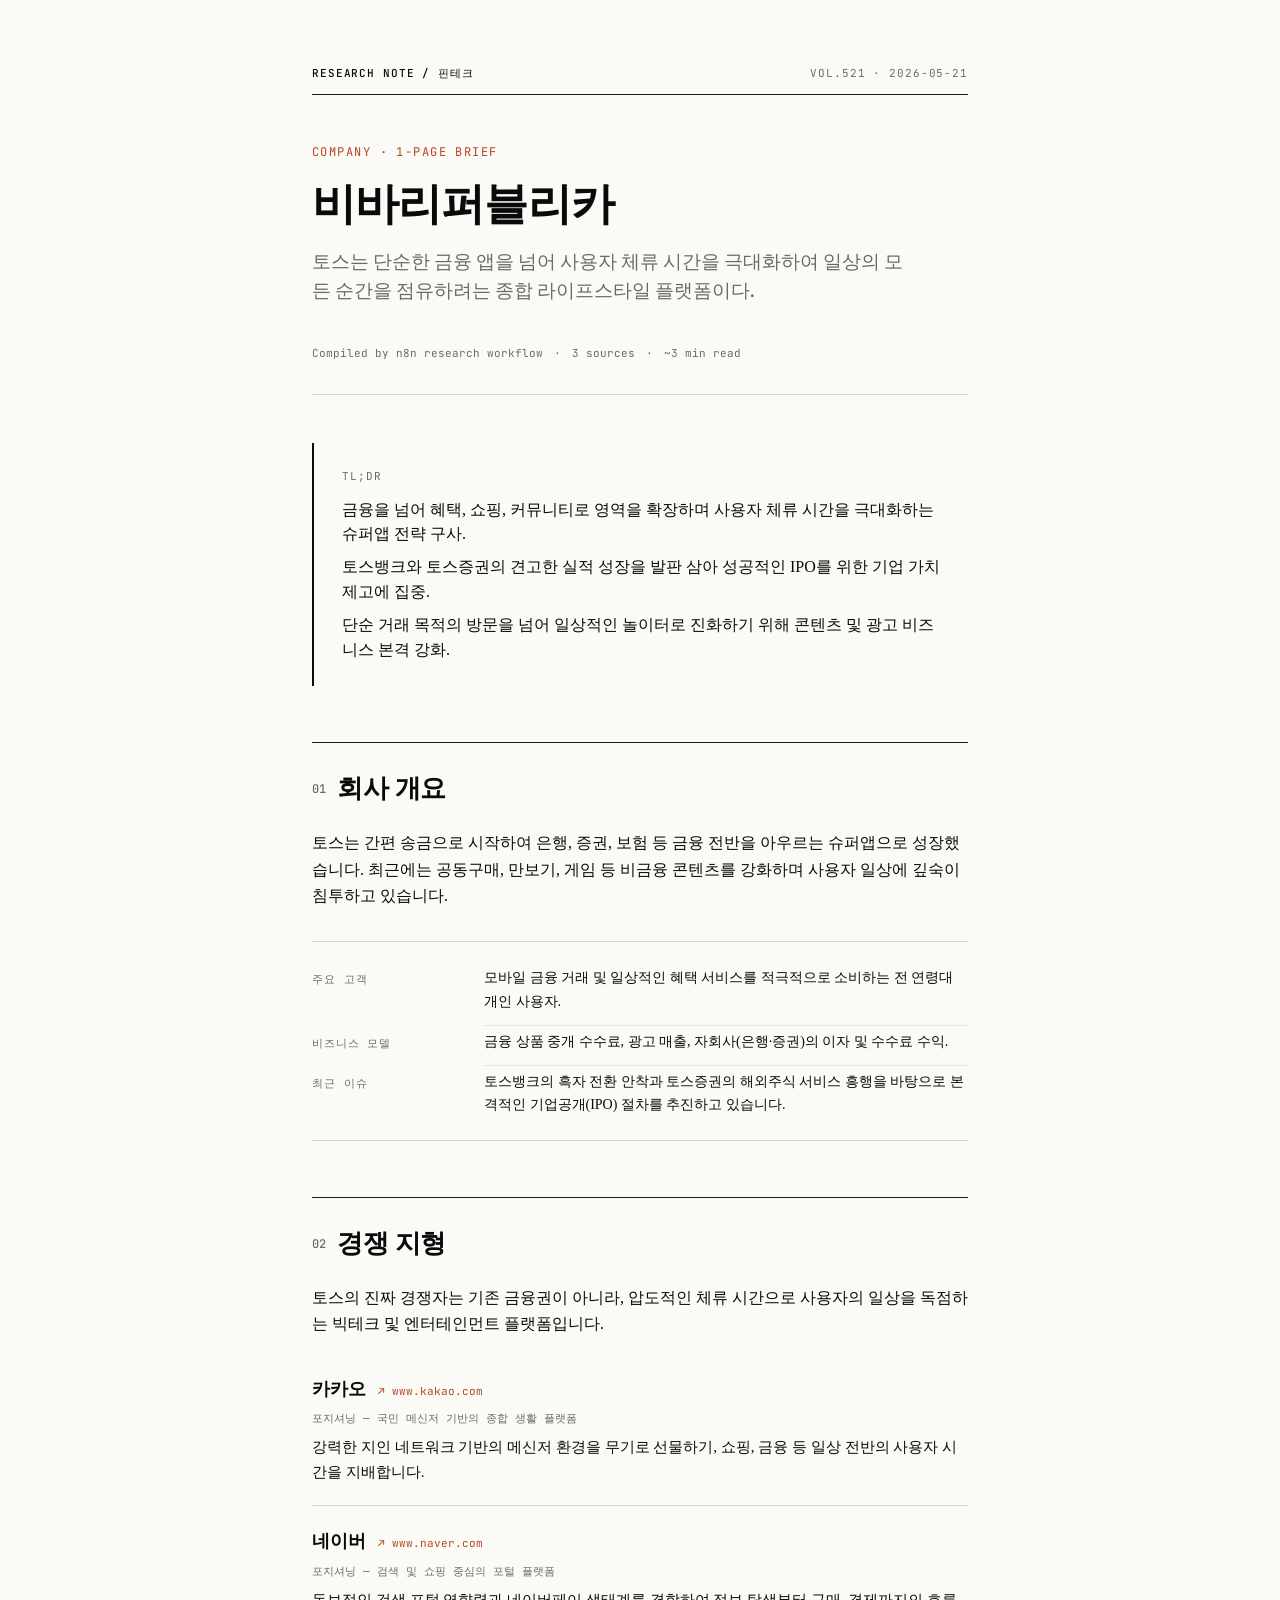
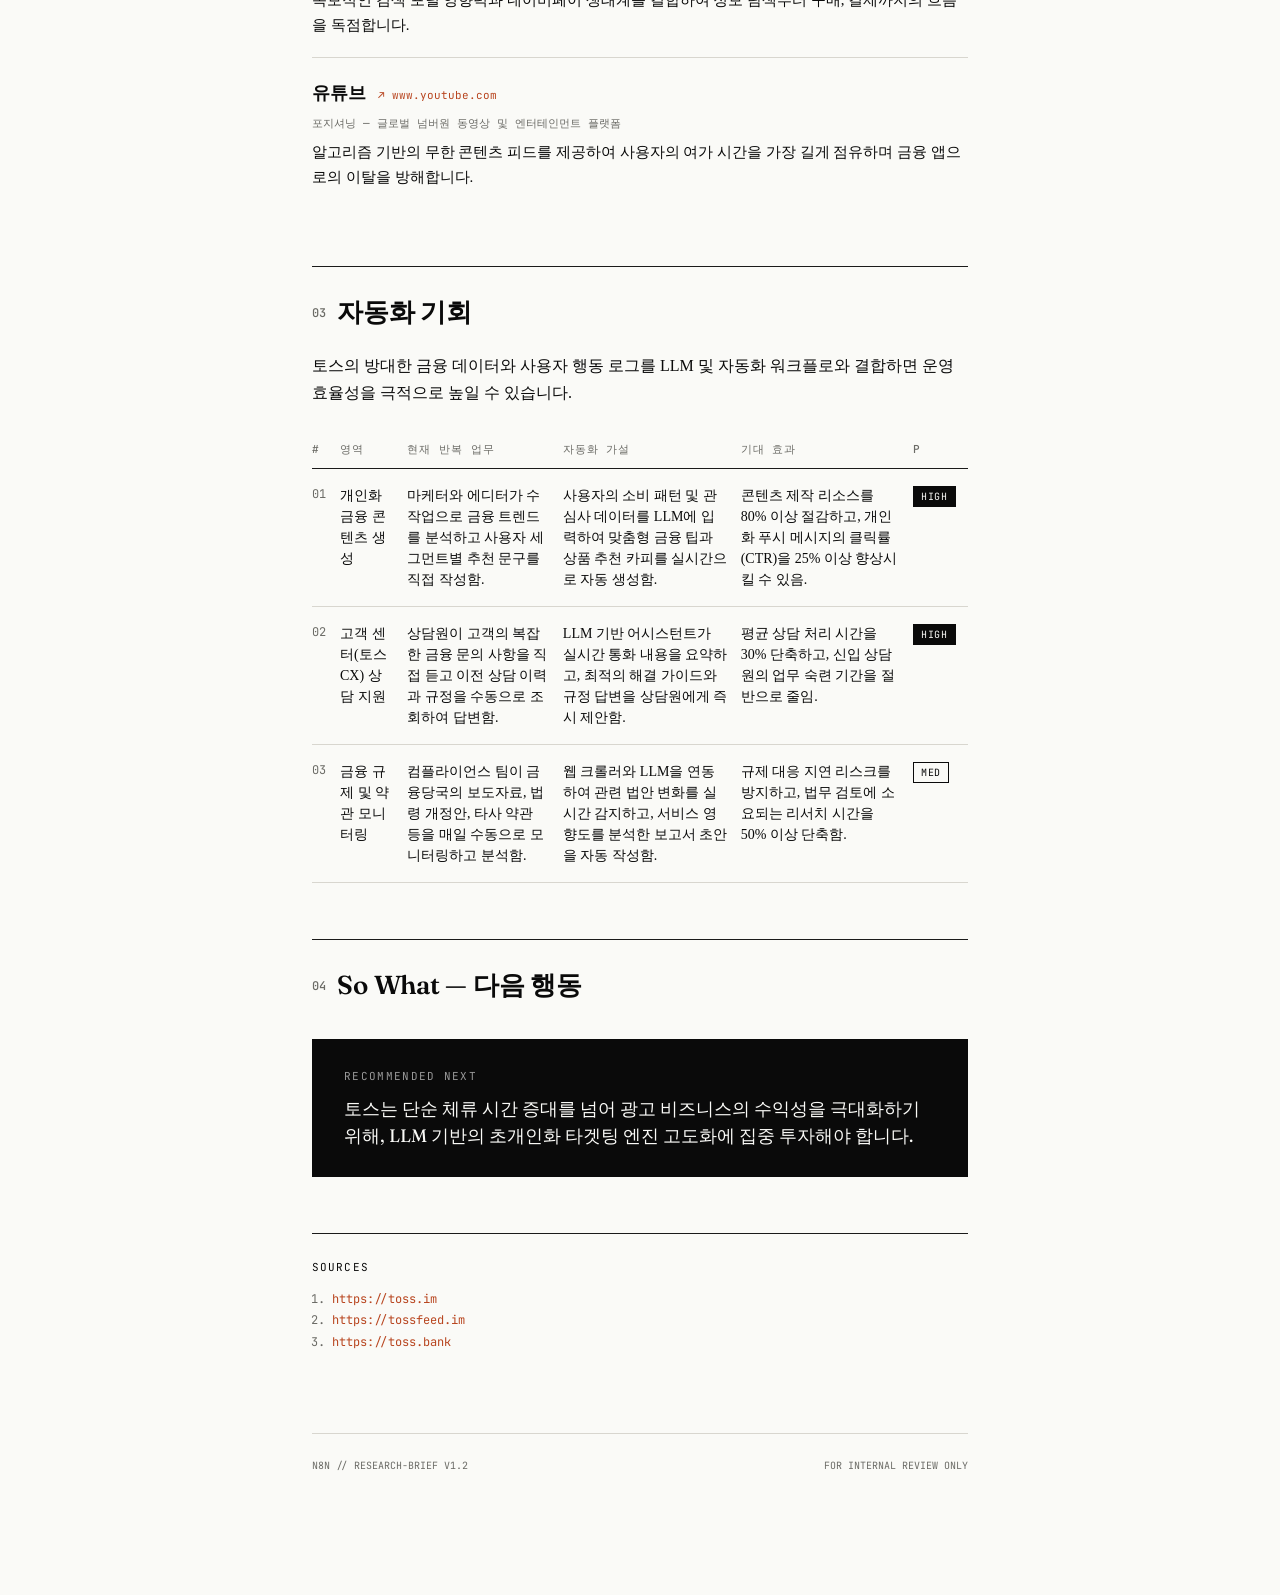
<file: docs/2026-05-21-비바리퍼블리카-2026-05-21T03-51-42.html>
<!doctype html>
<html lang="ko">
<head>
<meta charset="utf-8">
<meta name="viewport" content="width=device-width, initial-scale=1">
<title>비바리퍼블리카 — Research Note</title>
<link rel="preconnect" href="https://fonts.googleapis.com">
<link rel="preconnect" href="https://fonts.gstatic.com" crossorigin>
<link href="https://fonts.googleapis.com/css2?family=Fraunces:opsz,wght@9..144,400;9..144,600;9..144,700&family=JetBrains+Mono:wght@400;500&family=Pretendard+Variable&display=swap" rel="stylesheet">
<style>
:root{--ink:#0a0a0a;--paper:#fafaf7;--muted:#6b6b66;--line:#1a1a1a;--line-soft:#d8d6cf;--accent:#b8451f;}
*{box-sizing:border-box;}
html,body{margin:0;padding:0;background:var(--paper);color:var(--ink);font-family:'Pretendard Variable',Georgia,serif;font-size:16px;line-height:1.65;-webkit-font-smoothing:antialiased;}
.page{max-width:720px;margin:0 auto;padding:64px 32px 120px;}
.masthead{display:flex;justify-content:space-between;align-items:baseline;padding-bottom:12px;border-bottom:1px solid var(--line);margin-bottom:48px;font-family:'JetBrains Mono',monospace;font-size:11px;letter-spacing:0.08em;text-transform:uppercase;color:var(--muted);}
.masthead .left{font-weight:500;color:var(--ink);}
.kicker{font-family:'JetBrains Mono',monospace;font-size:12px;letter-spacing:0.12em;text-transform:uppercase;color:var(--accent);margin-bottom:16px;}
h1{font-family:'Fraunces',Georgia,serif;font-weight:600;font-size:44px;line-height:1.1;letter-spacing:-0.02em;margin:0 0 20px;}
.standfirst{font-family:'Fraunces',Georgia,serif;font-size:19px;line-height:1.5;color:var(--muted);margin-bottom:40px;max-width:600px;}
.byline{font-family:'JetBrains Mono',monospace;font-size:11px;color:var(--muted);padding-bottom:32px;margin-bottom:48px;border-bottom:1px solid var(--line-soft);}
.byline span+span::before{content:" · ";margin:0 4px;}
.tldr{margin:0 0 56px;padding:24px 28px;border-left:2px solid var(--ink);}
.tldr-label{font-family:'JetBrains Mono',monospace;font-size:11px;letter-spacing:0.1em;text-transform:uppercase;color:var(--muted);margin-bottom:12px;}
.tldr p{margin:0 0 8px;font-size:16px;line-height:1.55;}
.tldr p:last-child{margin-bottom:0;}
h2{font-family:'Fraunces',Georgia,serif;font-weight:600;font-size:26px;letter-spacing:-0.01em;margin:56px 0 20px;padding-top:24px;border-top:1px solid var(--line);}
h2 .num{font-family:'JetBrains Mono',monospace;font-size:12px;font-weight:500;color:var(--muted);margin-right:12px;vertical-align:4px;}
p{margin:0 0 16px;}
.facts{display:grid;grid-template-columns:140px 1fr;gap:4px 32px;margin:32px 0 40px;padding:24px 0;border-top:1px solid var(--line-soft);border-bottom:1px solid var(--line-soft);font-size:14px;}
.facts dt{font-family:'JetBrains Mono',monospace;font-size:11px;letter-spacing:0.08em;text-transform:uppercase;color:var(--muted);padding-top:4px;}
.facts dd{margin:0;padding-bottom:12px;border-bottom:1px dotted var(--line-soft);}
.facts dd:last-of-type{border-bottom:none;padding-bottom:0;}
.competitor-list{margin:0;padding:0;list-style:none;}
.competitor-list li{padding:20px 0;border-bottom:1px solid var(--line-soft);}
.competitor-list li:last-child{border-bottom:none;}
.competitor-list h3{font-family:'Fraunces',Georgia,serif;font-size:18px;font-weight:600;margin:0 0 6px;}
.competitor-list h3 .url{font-family:'JetBrains Mono',monospace;font-size:11px;color:var(--accent);font-weight:400;margin-left:8px;text-decoration:none;}
.competitor-list .pos{font-family:'JetBrains Mono',monospace;font-size:11px;color:var(--muted);text-transform:uppercase;margin-bottom:8px;}
.competitor-list p{font-size:15px;margin:0;}
table.opportunities{width:100%;border-collapse:collapse;margin:24px 0 40px;font-size:14px;}
.opportunities th{text-align:left;font-family:'JetBrains Mono',monospace;font-size:11px;font-weight:500;letter-spacing:0.08em;text-transform:uppercase;color:var(--muted);padding:10px 12px 10px 0;border-bottom:1px solid var(--line);}
.opportunities td{padding:16px 12px 16px 0;border-bottom:1px solid var(--line-soft);vertical-align:top;line-height:1.5;}
.opportunities td:first-child{font-family:'JetBrains Mono',monospace;color:var(--muted);font-size:12px;width:28px;}
.priority{display:inline-block;font-family:'JetBrains Mono',monospace;font-size:10px;letter-spacing:0.08em;padding:2px 7px;text-transform:uppercase;border:1px solid var(--ink);}
.priority.high{background:var(--ink);color:var(--paper);}
.priority.med{background:transparent;color:var(--ink);}
.priority.low{background:transparent;color:var(--muted);border-color:var(--line-soft);}
.next-action{margin:32px 0 48px;padding:28px 32px;background:var(--ink);color:var(--paper);}
.next-action .label{font-family:'JetBrains Mono',monospace;font-size:11px;letter-spacing:0.12em;text-transform:uppercase;color:#999;margin-bottom:10px;}
.next-action p{font-family:'Fraunces',Georgia,serif;font-size:18px;line-height:1.5;margin:0;}
.sources{margin-top:56px;padding-top:24px;border-top:1px solid var(--line);font-size:13px;color:var(--muted);}
.sources-label{font-family:'JetBrains Mono',monospace;font-size:11px;letter-spacing:0.1em;text-transform:uppercase;color:var(--ink);margin-bottom:12px;}
.sources ol{padding-left:20px;margin:0;font-family:'JetBrains Mono',monospace;font-size:12px;line-height:1.8;}
.sources ol a{color:var(--accent);text-decoration:none;word-break:break-all;}
.colophon{margin-top:80px;padding-top:24px;border-top:1px solid var(--line-soft);font-family:'JetBrains Mono',monospace;font-size:10px;color:var(--muted);text-transform:uppercase;display:flex;justify-content:space-between;}
</style>
</head>
<body>
<div class="page">
  <div class="masthead">
    <div class="left">RESEARCH NOTE / 핀테크</div>
    <div class="right">VOL.521 · 2026-05-21</div>
  </div>
  <div class="kicker">company · 1-page brief</div>
  <h1>비바리퍼블리카</h1>
  <p class="standfirst">토스는 단순한 금융 앱을 넘어 사용자 체류 시간을 극대화하여 일상의 모든 순간을 점유하려는 종합 라이프스타일 플랫폼이다.</p>
  <div class="byline">
    <span>Compiled by n8n research workflow</span>
    <span>3 sources</span>
    <span>~3 min read</span>
  </div>
  <div class="tldr">
    <div class="tldr-label">TL;DR</div>
    <p>금융을 넘어 혜택, 쇼핑, 커뮤니티로 영역을 확장하며 사용자 체류 시간을 극대화하는 슈퍼앱 전략 구사.</p>
    <p>토스뱅크와 토스증권의 견고한 실적 성장을 발판 삼아 성공적인 IPO를 위한 기업 가치 제고에 집중.</p>
    <p>단순 거래 목적의 방문을 넘어 일상적인 놀이터로 진화하기 위해 콘텐츠 및 광고 비즈니스 본격 강화.</p>
  </div>
  <h2><span class="num">01</span>회사 개요</h2>
  <p>토스는 간편 송금으로 시작하여 은행, 증권, 보험 등 금융 전반을 아우르는 슈퍼앱으로 성장했습니다. 최근에는 공동구매, 만보기, 게임 등 비금융 콘텐츠를 강화하며 사용자 일상에 깊숙이 침투하고 있습니다.</p>
  <dl class="facts">
    <dt>주요 고객</dt><dd>모바일 금융 거래 및 일상적인 혜택 서비스를 적극적으로 소비하는 전 연령대 개인 사용자.</dd>
    <dt>비즈니스 모델</dt><dd>금융 상품 중개 수수료, 광고 매출, 자회사(은행·증권)의 이자 및 수수료 수익.</dd>
    <dt>최근 이슈</dt><dd>토스뱅크의 흑자 전환 안착과 토스증권의 해외주식 서비스 흥행을 바탕으로 본격적인 기업공개(IPO) 절차를 추진하고 있습니다.</dd>
  </dl>
  <h2><span class="num">02</span>경쟁 지형</h2>
  <p>토스의 진짜 경쟁자는 기존 금융권이 아니라, 압도적인 체류 시간으로 사용자의 일상을 독점하는 빅테크 및 엔터테인먼트 플랫폼입니다.</p>
  <ol class="competitor-list">
    <li>
        <h3>카카오 <a href="https://www.kakao.com" class="url">↗ www.kakao.com</a></h3>
        <div class="pos">포지셔닝 — 국민 메신저 기반의 종합 생활 플랫폼</div>
        <p>강력한 지인 네트워크 기반의 메신저 환경을 무기로 선물하기, 쇼핑, 금융 등 일상 전반의 사용자 시간을 지배합니다.</p>
      </li>
<li>
        <h3>네이버 <a href="https://www.naver.com" class="url">↗ www.naver.com</a></h3>
        <div class="pos">포지셔닝 — 검색 및 쇼핑 중심의 포털 플랫폼</div>
        <p>독보적인 검색 포털 영향력과 네이버페이 생태계를 결합하여 정보 탐색부터 구매, 결제까지의 흐름을 독점합니다.</p>
      </li>
<li>
        <h3>유튜브 <a href="https://www.youtube.com" class="url">↗ www.youtube.com</a></h3>
        <div class="pos">포지셔닝 — 글로벌 넘버원 동영상 및 엔터테인먼트 플랫폼</div>
        <p>알고리즘 기반의 무한 콘텐츠 피드를 제공하여 사용자의 여가 시간을 가장 길게 점유하며 금융 앱으로의 이탈을 방해합니다.</p>
      </li>
  </ol>
  <h2><span class="num">03</span>자동화 기회</h2>
  <p>토스의 방대한 금융 데이터와 사용자 행동 로그를 LLM 및 자동화 워크플로와 결합하면 운영 효율성을 극적으로 높일 수 있습니다.</p>
  <table class="opportunities">
    <thead><tr><th>#</th><th>영역</th><th>현재 반복 업무</th><th>자동화 가설</th><th>기대 효과</th><th>P</th></tr></thead>
    <tbody><tr>
        <td>01</td>
        <td>개인화 금융 콘텐츠 생성</td>
        <td>마케터와 에디터가 수작업으로 금융 트렌드를 분석하고 사용자 세그먼트별 추천 문구를 직접 작성함.</td>
        <td>사용자의 소비 패턴 및 관심사 데이터를 LLM에 입력하여 맞춤형 금융 팁과 상품 추천 카피를 실시간으로 자동 생성함.</td>
        <td>콘텐츠 제작 리소스를 80% 이상 절감하고, 개인화 푸시 메시지의 클릭률(CTR)을 25% 이상 향상시킬 수 있음.</td>
        <td><span class="priority high">High</span></td>
      </tr>
<tr>
        <td>02</td>
        <td>고객 센터(토스 CX) 상담 지원</td>
        <td>상담원이 고객의 복잡한 금융 문의 사항을 직접 듣고 이전 상담 이력과 규정을 수동으로 조회하여 답변함.</td>
        <td>LLM 기반 어시스턴트가 실시간 통화 내용을 요약하고, 최적의 해결 가이드와 규정 답변을 상담원에게 즉시 제안함.</td>
        <td>평균 상담 처리 시간을 30% 단축하고, 신입 상담원의 업무 숙련 기간을 절반으로 줄임.</td>
        <td><span class="priority high">High</span></td>
      </tr>
<tr>
        <td>03</td>
        <td>금융 규제 및 약관 모니터링</td>
        <td>컴플라이언스 팀이 금융당국의 보도자료, 법령 개정안, 타사 약관 등을 매일 수동으로 모니터링하고 분석함.</td>
        <td>웹 크롤러와 LLM을 연동하여 관련 법안 변화를 실시간 감지하고, 서비스 영향도를 분석한 보고서 초안을 자동 작성함.</td>
        <td>규제 대응 지연 리스크를 방지하고, 법무 검토에 소요되는 리서치 시간을 50% 이상 단축함.</td>
        <td><span class="priority medium">Med</span></td>
      </tr></tbody>
  </table>
  <h2><span class="num">04</span>So What — 다음 행동</h2>
  <div class="next-action">
    <div class="label">RECOMMENDED NEXT</div>
    <p>토스는 단순 체류 시간 증대를 넘어 광고 비즈니스의 수익성을 극대화하기 위해, LLM 기반의 초개인화 타겟팅 엔진 고도화에 집중 투자해야 합니다.</p>
  </div>
  <div class="sources">
    <div class="sources-label">Sources</div>
    <ol><li><a href="https://toss.im">https://toss.im</a></li>
<li><a href="https://tossfeed.im">https://tossfeed.im</a></li>
<li><a href="https://toss.bank">https://toss.bank</a></li></ol>
  </div>
  <div class="colophon">
    <div>n8n // research-brief v1.2</div>
    <div>For internal review only</div>
  </div>
</div>
</body>
</html>
</file>
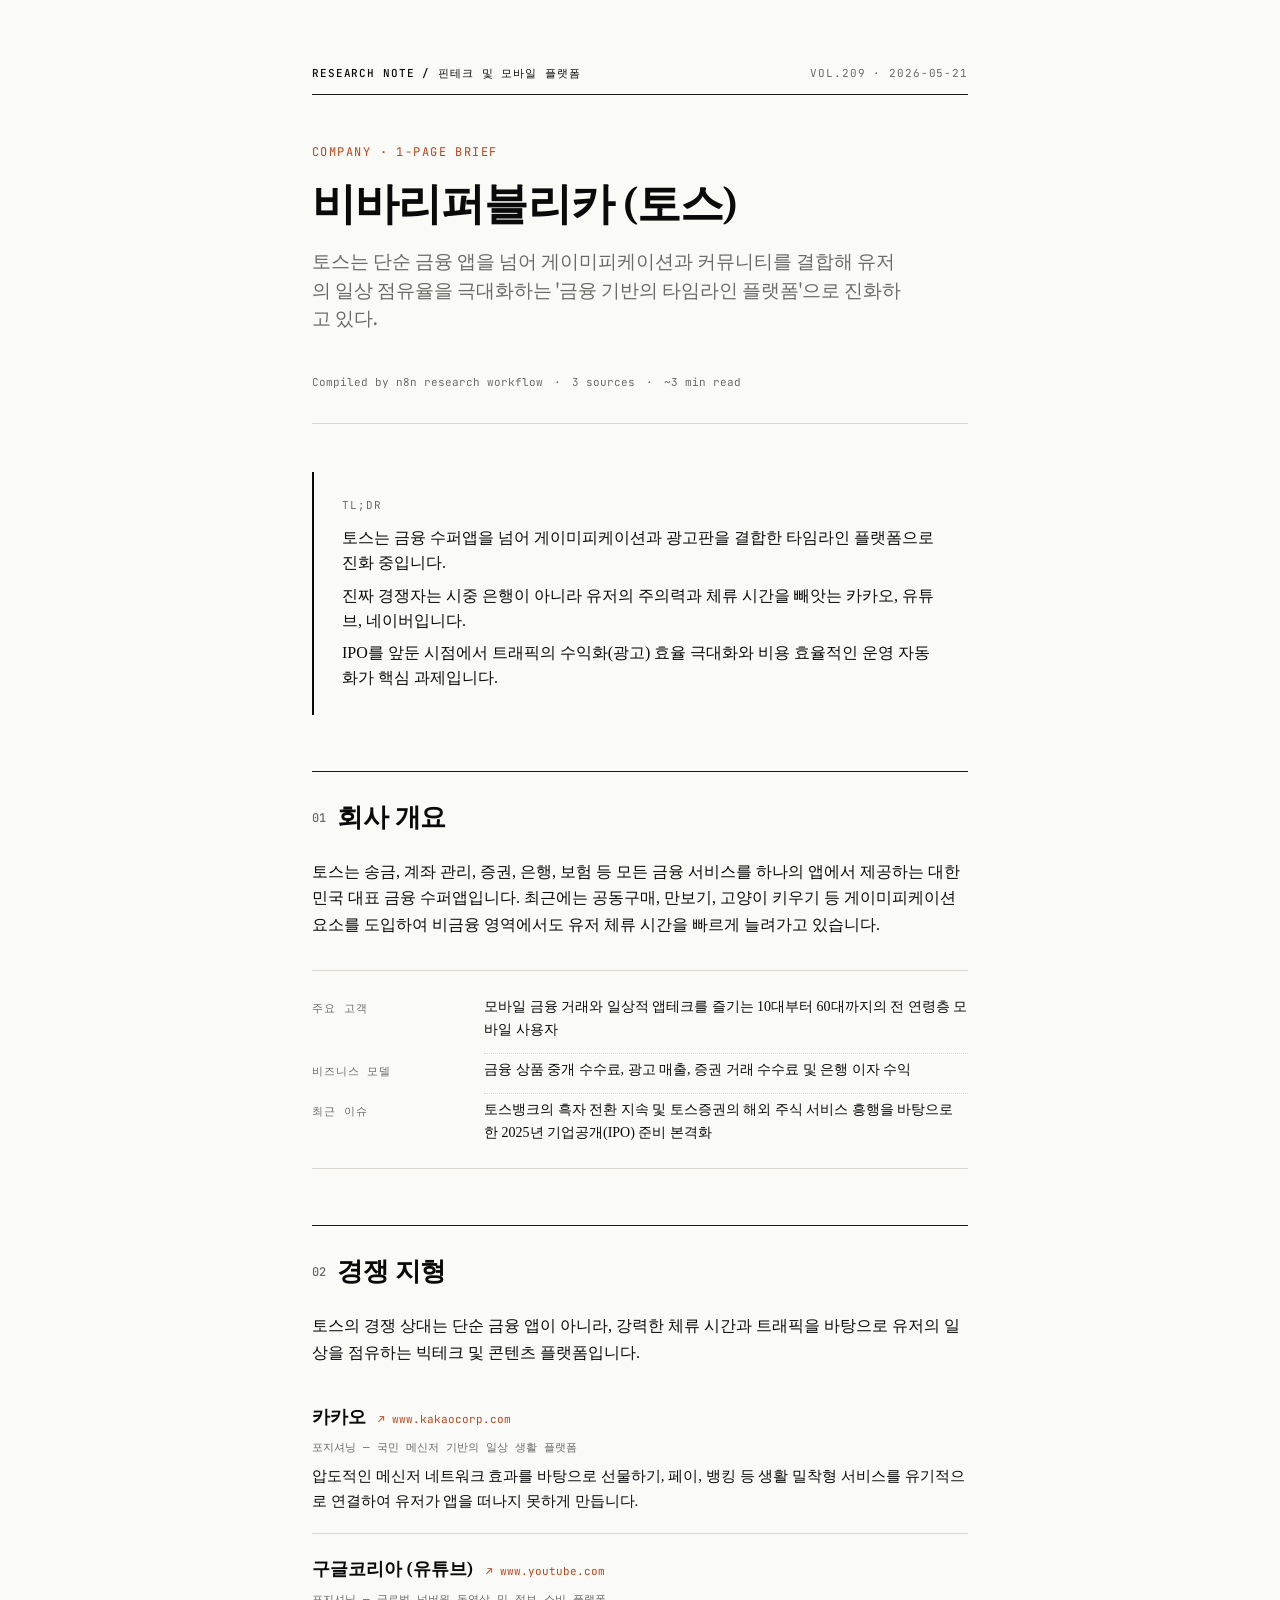
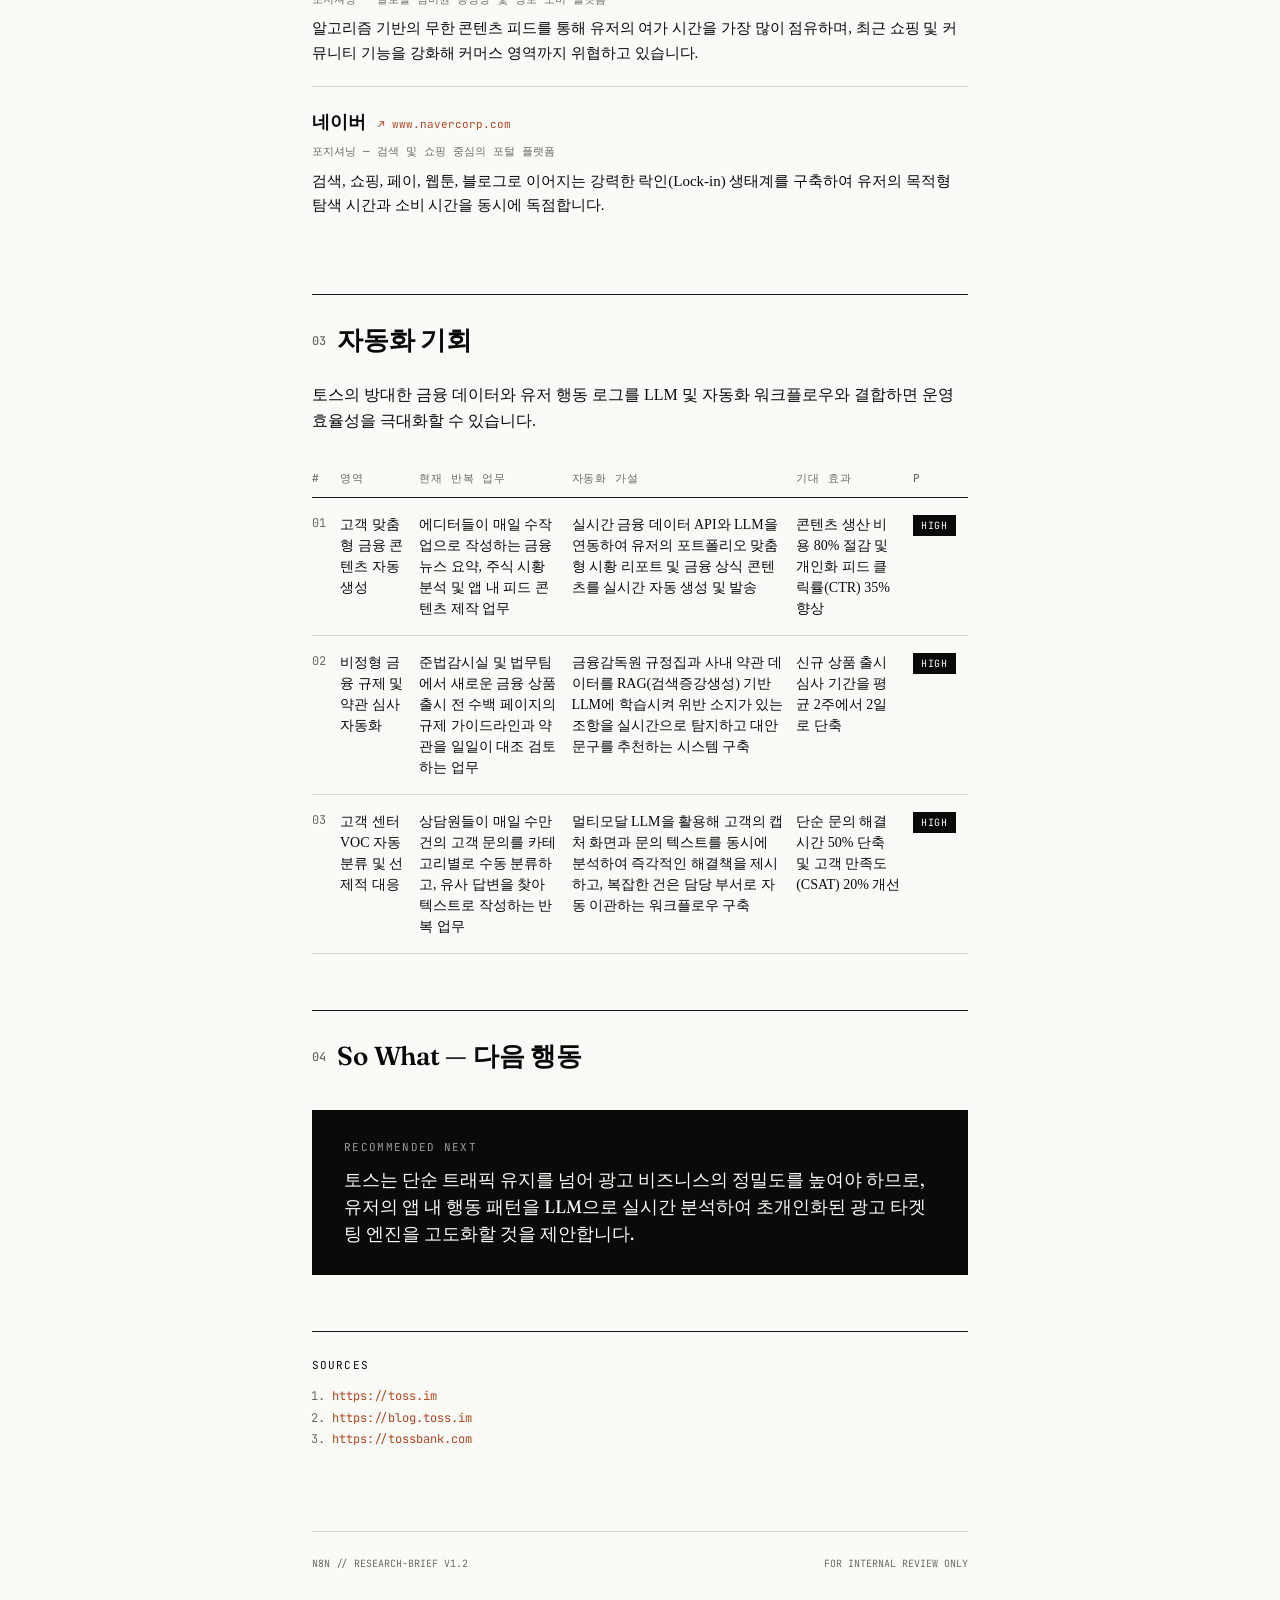
<file: docs/2026-05-21-비바리퍼블리카-토스-2026-05-21T03-49-56.html>
<!doctype html>
<html lang="ko">
<head>
<meta charset="utf-8">
<meta name="viewport" content="width=device-width, initial-scale=1">
<title>비바리퍼블리카 (토스) — Research Note</title>
<link rel="preconnect" href="https://fonts.googleapis.com">
<link rel="preconnect" href="https://fonts.gstatic.com" crossorigin>
<link href="https://fonts.googleapis.com/css2?family=Fraunces:opsz,wght@9..144,400;9..144,600;9..144,700&family=JetBrains+Mono:wght@400;500&family=Pretendard+Variable&display=swap" rel="stylesheet">
<style>
:root{--ink:#0a0a0a;--paper:#fafaf7;--muted:#6b6b66;--line:#1a1a1a;--line-soft:#d8d6cf;--accent:#b8451f;}
*{box-sizing:border-box;}
html,body{margin:0;padding:0;background:var(--paper);color:var(--ink);font-family:'Pretendard Variable',Georgia,serif;font-size:16px;line-height:1.65;-webkit-font-smoothing:antialiased;}
.page{max-width:720px;margin:0 auto;padding:64px 32px 120px;}
.masthead{display:flex;justify-content:space-between;align-items:baseline;padding-bottom:12px;border-bottom:1px solid var(--line);margin-bottom:48px;font-family:'JetBrains Mono',monospace;font-size:11px;letter-spacing:0.08em;text-transform:uppercase;color:var(--muted);}
.masthead .left{font-weight:500;color:var(--ink);}
.kicker{font-family:'JetBrains Mono',monospace;font-size:12px;letter-spacing:0.12em;text-transform:uppercase;color:var(--accent);margin-bottom:16px;}
h1{font-family:'Fraunces',Georgia,serif;font-weight:600;font-size:44px;line-height:1.1;letter-spacing:-0.02em;margin:0 0 20px;}
.standfirst{font-family:'Fraunces',Georgia,serif;font-size:19px;line-height:1.5;color:var(--muted);margin-bottom:40px;max-width:600px;}
.byline{font-family:'JetBrains Mono',monospace;font-size:11px;color:var(--muted);padding-bottom:32px;margin-bottom:48px;border-bottom:1px solid var(--line-soft);}
.byline span+span::before{content:" · ";margin:0 4px;}
.tldr{margin:0 0 56px;padding:24px 28px;border-left:2px solid var(--ink);}
.tldr-label{font-family:'JetBrains Mono',monospace;font-size:11px;letter-spacing:0.1em;text-transform:uppercase;color:var(--muted);margin-bottom:12px;}
.tldr p{margin:0 0 8px;font-size:16px;line-height:1.55;}
.tldr p:last-child{margin-bottom:0;}
h2{font-family:'Fraunces',Georgia,serif;font-weight:600;font-size:26px;letter-spacing:-0.01em;margin:56px 0 20px;padding-top:24px;border-top:1px solid var(--line);}
h2 .num{font-family:'JetBrains Mono',monospace;font-size:12px;font-weight:500;color:var(--muted);margin-right:12px;vertical-align:4px;}
p{margin:0 0 16px;}
.facts{display:grid;grid-template-columns:140px 1fr;gap:4px 32px;margin:32px 0 40px;padding:24px 0;border-top:1px solid var(--line-soft);border-bottom:1px solid var(--line-soft);font-size:14px;}
.facts dt{font-family:'JetBrains Mono',monospace;font-size:11px;letter-spacing:0.08em;text-transform:uppercase;color:var(--muted);padding-top:4px;}
.facts dd{margin:0;padding-bottom:12px;border-bottom:1px dotted var(--line-soft);}
.facts dd:last-of-type{border-bottom:none;padding-bottom:0;}
.competitor-list{margin:0;padding:0;list-style:none;}
.competitor-list li{padding:20px 0;border-bottom:1px solid var(--line-soft);}
.competitor-list li:last-child{border-bottom:none;}
.competitor-list h3{font-family:'Fraunces',Georgia,serif;font-size:18px;font-weight:600;margin:0 0 6px;}
.competitor-list h3 .url{font-family:'JetBrains Mono',monospace;font-size:11px;color:var(--accent);font-weight:400;margin-left:8px;text-decoration:none;}
.competitor-list .pos{font-family:'JetBrains Mono',monospace;font-size:11px;color:var(--muted);text-transform:uppercase;margin-bottom:8px;}
.competitor-list p{font-size:15px;margin:0;}
table.opportunities{width:100%;border-collapse:collapse;margin:24px 0 40px;font-size:14px;}
.opportunities th{text-align:left;font-family:'JetBrains Mono',monospace;font-size:11px;font-weight:500;letter-spacing:0.08em;text-transform:uppercase;color:var(--muted);padding:10px 12px 10px 0;border-bottom:1px solid var(--line);}
.opportunities td{padding:16px 12px 16px 0;border-bottom:1px solid var(--line-soft);vertical-align:top;line-height:1.5;}
.opportunities td:first-child{font-family:'JetBrains Mono',monospace;color:var(--muted);font-size:12px;width:28px;}
.priority{display:inline-block;font-family:'JetBrains Mono',monospace;font-size:10px;letter-spacing:0.08em;padding:2px 7px;text-transform:uppercase;border:1px solid var(--ink);}
.priority.high{background:var(--ink);color:var(--paper);}
.priority.med{background:transparent;color:var(--ink);}
.priority.low{background:transparent;color:var(--muted);border-color:var(--line-soft);}
.next-action{margin:32px 0 48px;padding:28px 32px;background:var(--ink);color:var(--paper);}
.next-action .label{font-family:'JetBrains Mono',monospace;font-size:11px;letter-spacing:0.12em;text-transform:uppercase;color:#999;margin-bottom:10px;}
.next-action p{font-family:'Fraunces',Georgia,serif;font-size:18px;line-height:1.5;margin:0;}
.sources{margin-top:56px;padding-top:24px;border-top:1px solid var(--line);font-size:13px;color:var(--muted);}
.sources-label{font-family:'JetBrains Mono',monospace;font-size:11px;letter-spacing:0.1em;text-transform:uppercase;color:var(--ink);margin-bottom:12px;}
.sources ol{padding-left:20px;margin:0;font-family:'JetBrains Mono',monospace;font-size:12px;line-height:1.8;}
.sources ol a{color:var(--accent);text-decoration:none;word-break:break-all;}
.colophon{margin-top:80px;padding-top:24px;border-top:1px solid var(--line-soft);font-family:'JetBrains Mono',monospace;font-size:10px;color:var(--muted);text-transform:uppercase;display:flex;justify-content:space-between;}
</style>
</head>
<body>
<div class="page">
  <div class="masthead">
    <div class="left">RESEARCH NOTE / 핀테크 및 모바일 플랫폼</div>
    <div class="right">VOL.209 · 2026-05-21</div>
  </div>
  <div class="kicker">company · 1-page brief</div>
  <h1>비바리퍼블리카 (토스)</h1>
  <p class="standfirst">토스는 단순 금융 앱을 넘어 게이미피케이션과 커뮤니티를 결합해 유저의 일상 점유율을 극대화하는 '금융 기반의 타임라인 플랫폼'으로 진화하고 있다.</p>
  <div class="byline">
    <span>Compiled by n8n research workflow</span>
    <span>3 sources</span>
    <span>~3 min read</span>
  </div>
  <div class="tldr">
    <div class="tldr-label">TL;DR</div>
    <p>토스는 금융 수퍼앱을 넘어 게이미피케이션과 광고판을 결합한 타임라인 플랫폼으로 진화 중입니다.</p>
    <p>진짜 경쟁자는 시중 은행이 아니라 유저의 주의력과 체류 시간을 빼앗는 카카오, 유튜브, 네이버입니다.</p>
    <p>IPO를 앞둔 시점에서 트래픽의 수익화(광고) 효율 극대화와 비용 효율적인 운영 자동화가 핵심 과제입니다.</p>
  </div>
  <h2><span class="num">01</span>회사 개요</h2>
  <p>토스는 송금, 계좌 관리, 증권, 은행, 보험 등 모든 금융 서비스를 하나의 앱에서 제공하는 대한민국 대표 금융 수퍼앱입니다. 최근에는 공동구매, 만보기, 고양이 키우기 등 게이미피케이션 요소를 도입하여 비금융 영역에서도 유저 체류 시간을 빠르게 늘려가고 있습니다.</p>
  <dl class="facts">
    <dt>주요 고객</dt><dd>모바일 금융 거래와 일상적 앱테크를 즐기는 10대부터 60대까지의 전 연령층 모바일 사용자</dd>
    <dt>비즈니스 모델</dt><dd>금융 상품 중개 수수료, 광고 매출, 증권 거래 수수료 및 은행 이자 수익</dd>
    <dt>최근 이슈</dt><dd>토스뱅크의 흑자 전환 지속 및 토스증권의 해외 주식 서비스 흥행을 바탕으로 한 2025년 기업공개(IPO) 준비 본격화</dd>
  </dl>
  <h2><span class="num">02</span>경쟁 지형</h2>
  <p>토스의 경쟁 상대는 단순 금융 앱이 아니라, 강력한 체류 시간과 트래픽을 바탕으로 유저의 일상을 점유하는 빅테크 및 콘텐츠 플랫폼입니다.</p>
  <ol class="competitor-list">
    <li>
        <h3>카카오 <a href="https://www.kakaocorp.com" class="url">↗ www.kakaocorp.com</a></h3>
        <div class="pos">포지셔닝 — 국민 메신저 기반의 일상 생활 플랫폼</div>
        <p>압도적인 메신저 네트워크 효과를 바탕으로 선물하기, 페이, 뱅킹 등 생활 밀착형 서비스를 유기적으로 연결하여 유저가 앱을 떠나지 못하게 만듭니다.</p>
      </li>
<li>
        <h3>구글코리아 (유튜브) <a href="https://www.youtube.com" class="url">↗ www.youtube.com</a></h3>
        <div class="pos">포지셔닝 — 글로벌 넘버원 동영상 및 정보 소비 플랫폼</div>
        <p>알고리즘 기반의 무한 콘텐츠 피드를 통해 유저의 여가 시간을 가장 많이 점유하며, 최근 쇼핑 및 커뮤니티 기능을 강화해 커머스 영역까지 위협하고 있습니다.</p>
      </li>
<li>
        <h3>네이버 <a href="https://www.navercorp.com" class="url">↗ www.navercorp.com</a></h3>
        <div class="pos">포지셔닝 — 검색 및 쇼핑 중심의 포털 플랫폼</div>
        <p>검색, 쇼핑, 페이, 웹툰, 블로그로 이어지는 강력한 락인(Lock-in) 생태계를 구축하여 유저의 목적형 탐색 시간과 소비 시간을 동시에 독점합니다.</p>
      </li>
  </ol>
  <h2><span class="num">03</span>자동화 기회</h2>
  <p>토스의 방대한 금융 데이터와 유저 행동 로그를 LLM 및 자동화 워크플로우와 결합하면 운영 효율성을 극대화할 수 있습니다.</p>
  <table class="opportunities">
    <thead><tr><th>#</th><th>영역</th><th>현재 반복 업무</th><th>자동화 가설</th><th>기대 효과</th><th>P</th></tr></thead>
    <tbody><tr>
        <td>01</td>
        <td>고객 맞춤형 금융 콘텐츠 자동 생성</td>
        <td>에디터들이 매일 수작업으로 작성하는 금융 뉴스 요약, 주식 시황 분석 및 앱 내 피드 콘텐츠 제작 업무</td>
        <td>실시간 금융 데이터 API와 LLM을 연동하여 유저의 포트폴리오 맞춤형 시황 리포트 및 금융 상식 콘텐츠를 실시간 자동 생성 및 발송</td>
        <td>콘텐츠 생산 비용 80% 절감 및 개인화 피드 클릭률(CTR) 35% 향상</td>
        <td><span class="priority high">High</span></td>
      </tr>
<tr>
        <td>02</td>
        <td>비정형 금융 규제 및 약관 심사 자동화</td>
        <td>준법감시실 및 법무팀에서 새로운 금융 상품 출시 전 수백 페이지의 규제 가이드라인과 약관을 일일이 대조 검토하는 업무</td>
        <td>금융감독원 규정집과 사내 약관 데이터를 RAG(검색증강생성) 기반 LLM에 학습시켜 위반 소지가 있는 조항을 실시간으로 탐지하고 대안 문구를 추천하는 시스템 구축</td>
        <td>신규 상품 출시 심사 기간을 평균 2주에서 2일로 단축</td>
        <td><span class="priority high">High</span></td>
      </tr>
<tr>
        <td>03</td>
        <td>고객 센터 VOC 자동 분류 및 선제적 대응</td>
        <td>상담원들이 매일 수만 건의 고객 문의를 카테고리별로 수동 분류하고, 유사 답변을 찾아 텍스트로 작성하는 반복 업무</td>
        <td>멀티모달 LLM을 활용해 고객의 캡처 화면과 문의 텍스트를 동시에 분석하여 즉각적인 해결책을 제시하고, 복잡한 건은 담당 부서로 자동 이관하는 워크플로우 구축</td>
        <td>단순 문의 해결 시간 50% 단축 및 고객 만족도(CSAT) 20% 개선</td>
        <td><span class="priority high">High</span></td>
      </tr></tbody>
  </table>
  <h2><span class="num">04</span>So What — 다음 행동</h2>
  <div class="next-action">
    <div class="label">RECOMMENDED NEXT</div>
    <p>토스는 단순 트래픽 유지를 넘어 광고 비즈니스의 정밀도를 높여야 하므로, 유저의 앱 내 행동 패턴을 LLM으로 실시간 분석하여 초개인화된 광고 타겟팅 엔진을 고도화할 것을 제안합니다.</p>
  </div>
  <div class="sources">
    <div class="sources-label">Sources</div>
    <ol><li><a href="https://toss.im">https://toss.im</a></li>
<li><a href="https://blog.toss.im">https://blog.toss.im</a></li>
<li><a href="https://tossbank.com">https://tossbank.com</a></li></ol>
  </div>
  <div class="colophon">
    <div>n8n // research-brief v1.2</div>
    <div>For internal review only</div>
  </div>
</div>
</body>
</html>
</file>
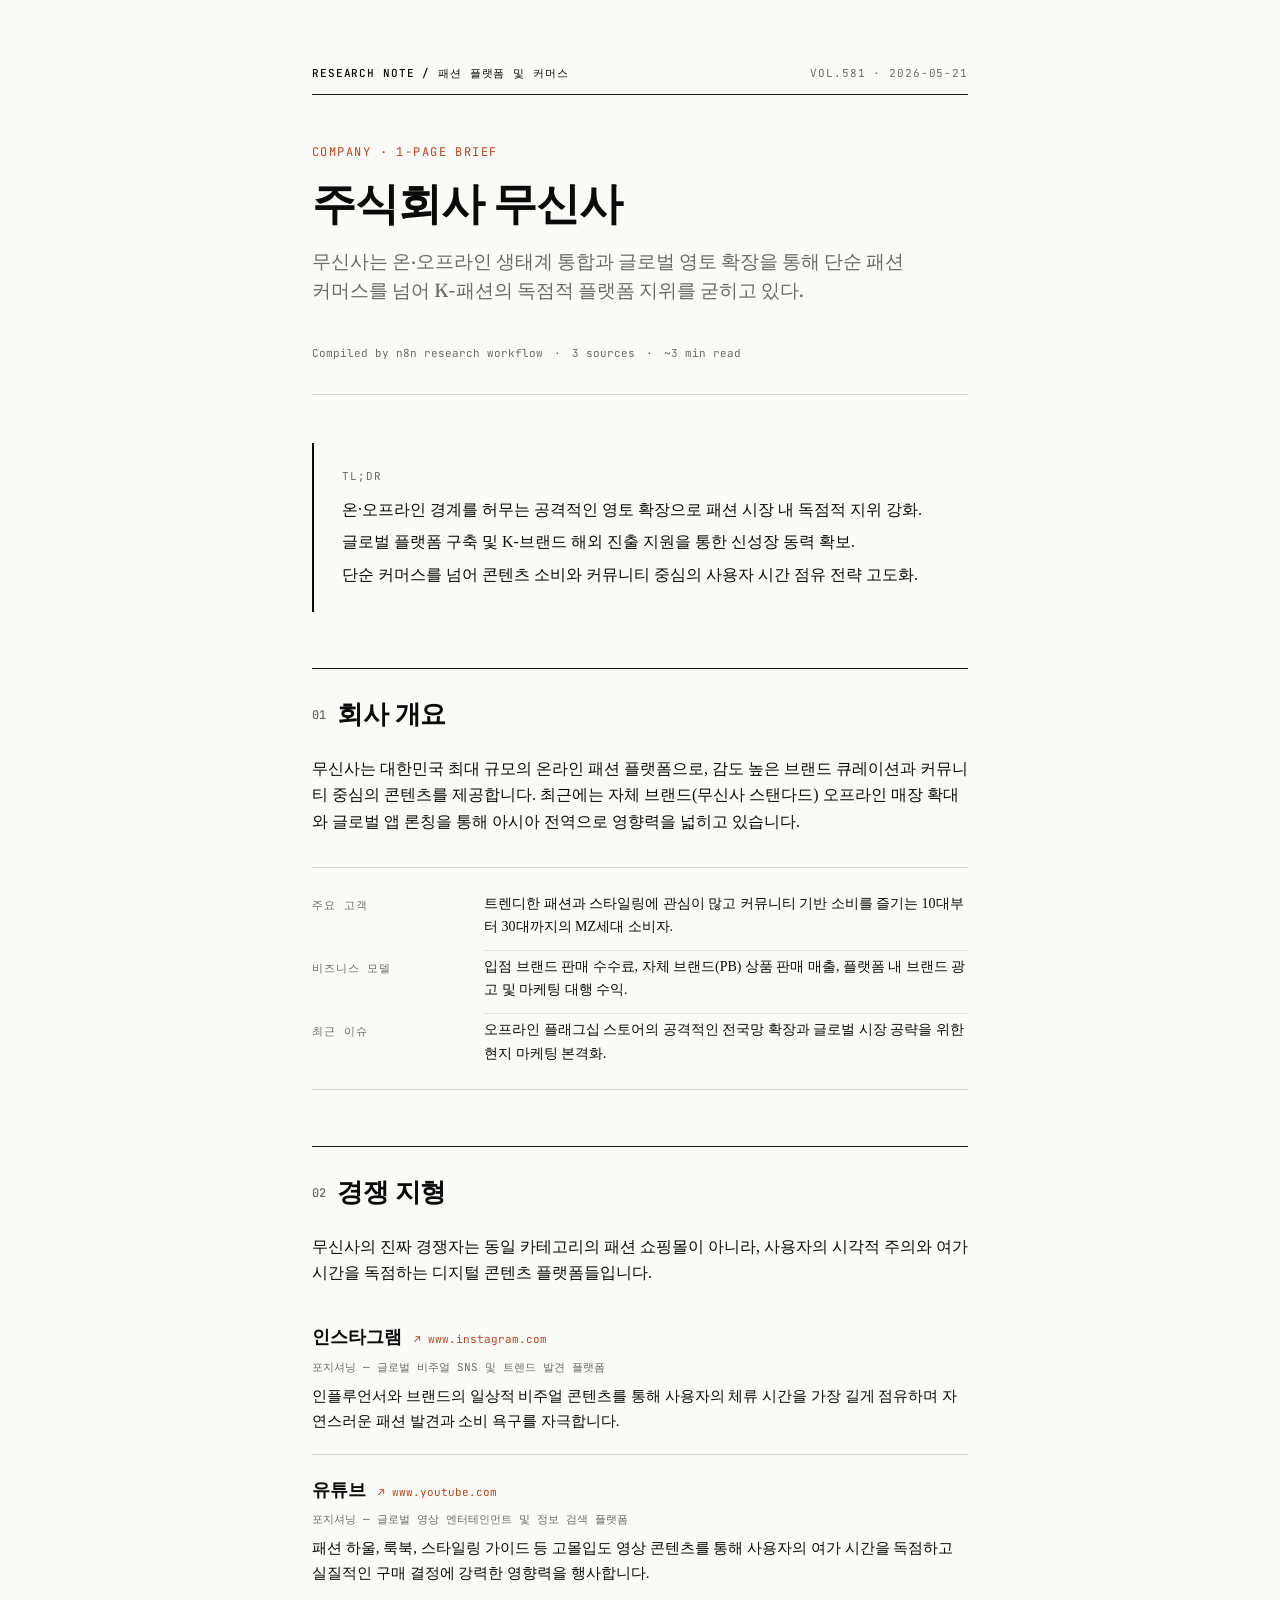
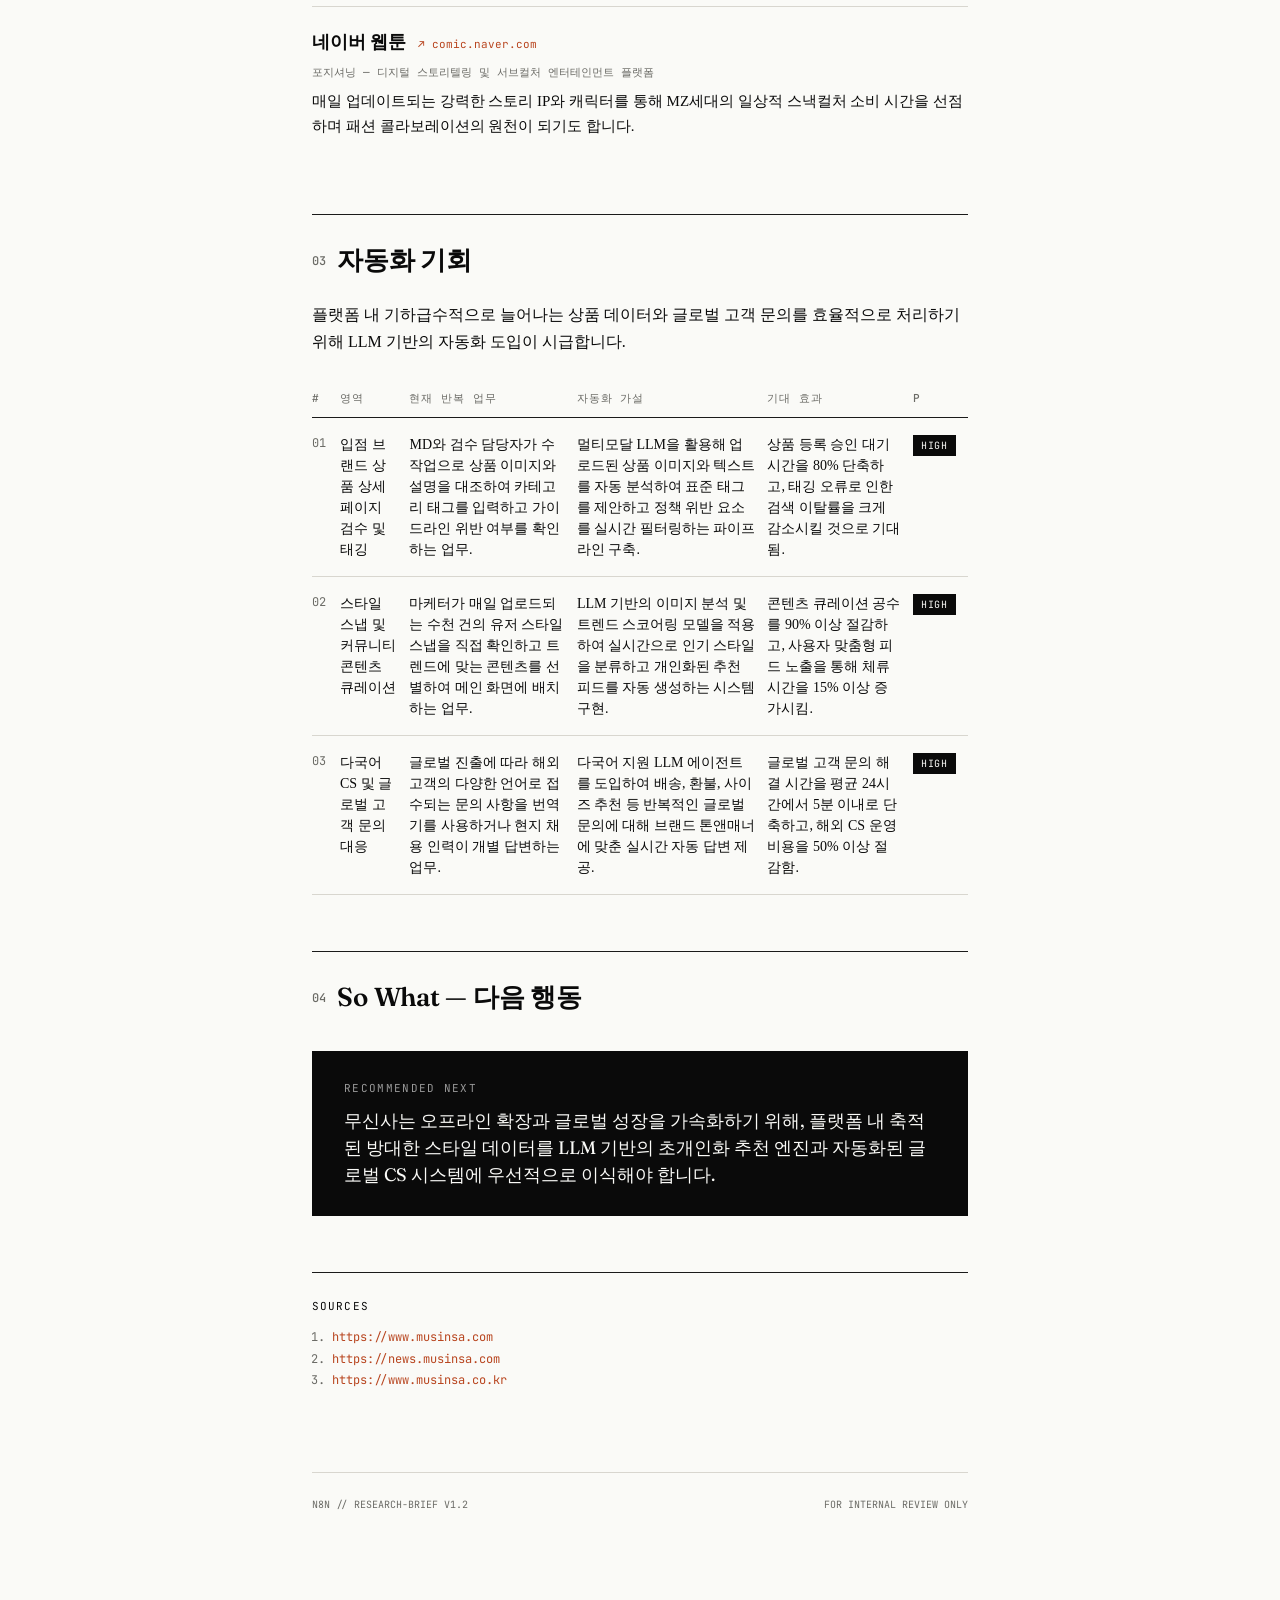
<file: docs/2026-05-21-주식회사-무신사-2026-05-21T02-09-19.html>
<!doctype html>
<html lang="ko">
<head>
<meta charset="utf-8">
<meta name="viewport" content="width=device-width, initial-scale=1">
<title>주식회사 무신사 — Research Note</title>
<link rel="preconnect" href="https://fonts.googleapis.com">
<link rel="preconnect" href="https://fonts.gstatic.com" crossorigin>
<link href="https://fonts.googleapis.com/css2?family=Fraunces:opsz,wght@9..144,400;9..144,600;9..144,700&family=JetBrains+Mono:wght@400;500&family=Pretendard+Variable&display=swap" rel="stylesheet">
<style>
:root{--ink:#0a0a0a;--paper:#fafaf7;--muted:#6b6b66;--line:#1a1a1a;--line-soft:#d8d6cf;--accent:#b8451f;}
*{box-sizing:border-box;}
html,body{margin:0;padding:0;background:var(--paper);color:var(--ink);font-family:'Pretendard Variable',Georgia,serif;font-size:16px;line-height:1.65;-webkit-font-smoothing:antialiased;}
.page{max-width:720px;margin:0 auto;padding:64px 32px 120px;}
.masthead{display:flex;justify-content:space-between;align-items:baseline;padding-bottom:12px;border-bottom:1px solid var(--line);margin-bottom:48px;font-family:'JetBrains Mono',monospace;font-size:11px;letter-spacing:0.08em;text-transform:uppercase;color:var(--muted);}
.masthead .left{font-weight:500;color:var(--ink);}
.kicker{font-family:'JetBrains Mono',monospace;font-size:12px;letter-spacing:0.12em;text-transform:uppercase;color:var(--accent);margin-bottom:16px;}
h1{font-family:'Fraunces',Georgia,serif;font-weight:600;font-size:44px;line-height:1.1;letter-spacing:-0.02em;margin:0 0 20px;}
.standfirst{font-family:'Fraunces',Georgia,serif;font-size:19px;line-height:1.5;color:var(--muted);margin-bottom:40px;max-width:600px;}
.byline{font-family:'JetBrains Mono',monospace;font-size:11px;color:var(--muted);padding-bottom:32px;margin-bottom:48px;border-bottom:1px solid var(--line-soft);}
.byline span+span::before{content:" · ";margin:0 4px;}
.tldr{margin:0 0 56px;padding:24px 28px;border-left:2px solid var(--ink);}
.tldr-label{font-family:'JetBrains Mono',monospace;font-size:11px;letter-spacing:0.1em;text-transform:uppercase;color:var(--muted);margin-bottom:12px;}
.tldr p{margin:0 0 8px;font-size:16px;line-height:1.55;}
.tldr p:last-child{margin-bottom:0;}
h2{font-family:'Fraunces',Georgia,serif;font-weight:600;font-size:26px;letter-spacing:-0.01em;margin:56px 0 20px;padding-top:24px;border-top:1px solid var(--line);}
h2 .num{font-family:'JetBrains Mono',monospace;font-size:12px;font-weight:500;color:var(--muted);margin-right:12px;vertical-align:4px;}
p{margin:0 0 16px;}
.facts{display:grid;grid-template-columns:140px 1fr;gap:4px 32px;margin:32px 0 40px;padding:24px 0;border-top:1px solid var(--line-soft);border-bottom:1px solid var(--line-soft);font-size:14px;}
.facts dt{font-family:'JetBrains Mono',monospace;font-size:11px;letter-spacing:0.08em;text-transform:uppercase;color:var(--muted);padding-top:4px;}
.facts dd{margin:0;padding-bottom:12px;border-bottom:1px dotted var(--line-soft);}
.facts dd:last-of-type{border-bottom:none;padding-bottom:0;}
.competitor-list{margin:0;padding:0;list-style:none;}
.competitor-list li{padding:20px 0;border-bottom:1px solid var(--line-soft);}
.competitor-list li:last-child{border-bottom:none;}
.competitor-list h3{font-family:'Fraunces',Georgia,serif;font-size:18px;font-weight:600;margin:0 0 6px;}
.competitor-list h3 .url{font-family:'JetBrains Mono',monospace;font-size:11px;color:var(--accent);font-weight:400;margin-left:8px;text-decoration:none;}
.competitor-list .pos{font-family:'JetBrains Mono',monospace;font-size:11px;color:var(--muted);text-transform:uppercase;margin-bottom:8px;}
.competitor-list p{font-size:15px;margin:0;}
table.opportunities{width:100%;border-collapse:collapse;margin:24px 0 40px;font-size:14px;}
.opportunities th{text-align:left;font-family:'JetBrains Mono',monospace;font-size:11px;font-weight:500;letter-spacing:0.08em;text-transform:uppercase;color:var(--muted);padding:10px 12px 10px 0;border-bottom:1px solid var(--line);}
.opportunities td{padding:16px 12px 16px 0;border-bottom:1px solid var(--line-soft);vertical-align:top;line-height:1.5;}
.opportunities td:first-child{font-family:'JetBrains Mono',monospace;color:var(--muted);font-size:12px;width:28px;}
.priority{display:inline-block;font-family:'JetBrains Mono',monospace;font-size:10px;letter-spacing:0.08em;padding:2px 7px;text-transform:uppercase;border:1px solid var(--ink);}
.priority.high{background:var(--ink);color:var(--paper);}
.priority.med{background:transparent;color:var(--ink);}
.priority.low{background:transparent;color:var(--muted);border-color:var(--line-soft);}
.next-action{margin:32px 0 48px;padding:28px 32px;background:var(--ink);color:var(--paper);}
.next-action .label{font-family:'JetBrains Mono',monospace;font-size:11px;letter-spacing:0.12em;text-transform:uppercase;color:#999;margin-bottom:10px;}
.next-action p{font-family:'Fraunces',Georgia,serif;font-size:18px;line-height:1.5;margin:0;}
.sources{margin-top:56px;padding-top:24px;border-top:1px solid var(--line);font-size:13px;color:var(--muted);}
.sources-label{font-family:'JetBrains Mono',monospace;font-size:11px;letter-spacing:0.1em;text-transform:uppercase;color:var(--ink);margin-bottom:12px;}
.sources ol{padding-left:20px;margin:0;font-family:'JetBrains Mono',monospace;font-size:12px;line-height:1.8;}
.sources ol a{color:var(--accent);text-decoration:none;word-break:break-all;}
.colophon{margin-top:80px;padding-top:24px;border-top:1px solid var(--line-soft);font-family:'JetBrains Mono',monospace;font-size:10px;color:var(--muted);text-transform:uppercase;display:flex;justify-content:space-between;}
</style>
</head>
<body>
<div class="page">
  <div class="masthead">
    <div class="left">RESEARCH NOTE / 패션 플랫폼 및 커머스</div>
    <div class="right">VOL.581 · 2026-05-21</div>
  </div>
  <div class="kicker">company · 1-page brief</div>
  <h1>주식회사 무신사</h1>
  <p class="standfirst">무신사는 온·오프라인 생태계 통합과 글로벌 영토 확장을 통해 단순 패션 커머스를 넘어 K-패션의 독점적 플랫폼 지위를 굳히고 있다.</p>
  <div class="byline">
    <span>Compiled by n8n research workflow</span>
    <span>3 sources</span>
    <span>~3 min read</span>
  </div>
  <div class="tldr">
    <div class="tldr-label">TL;DR</div>
    <p>온·오프라인 경계를 허무는 공격적인 영토 확장으로 패션 시장 내 독점적 지위 강화.</p>
    <p>글로벌 플랫폼 구축 및 K-브랜드 해외 진출 지원을 통한 신성장 동력 확보.</p>
    <p>단순 커머스를 넘어 콘텐츠 소비와 커뮤니티 중심의 사용자 시간 점유 전략 고도화.</p>
  </div>
  <h2><span class="num">01</span>회사 개요</h2>
  <p>무신사는 대한민국 최대 규모의 온라인 패션 플랫폼으로, 감도 높은 브랜드 큐레이션과 커뮤니티 중심의 콘텐츠를 제공합니다. 최근에는 자체 브랜드(무신사 스탠다드) 오프라인 매장 확대와 글로벌 앱 론칭을 통해 아시아 전역으로 영향력을 넓히고 있습니다.</p>
  <dl class="facts">
    <dt>주요 고객</dt><dd>트렌디한 패션과 스타일링에 관심이 많고 커뮤니티 기반 소비를 즐기는 10대부터 30대까지의 MZ세대 소비자.</dd>
    <dt>비즈니스 모델</dt><dd>입점 브랜드 판매 수수료, 자체 브랜드(PB) 상품 판매 매출, 플랫폼 내 브랜드 광고 및 마케팅 대행 수익.</dd>
    <dt>최근 이슈</dt><dd>오프라인 플래그십 스토어의 공격적인 전국망 확장과 글로벌 시장 공략을 위한 현지 마케팅 본격화.</dd>
  </dl>
  <h2><span class="num">02</span>경쟁 지형</h2>
  <p>무신사의 진짜 경쟁자는 동일 카테고리의 패션 쇼핑몰이 아니라, 사용자의 시각적 주의와 여가 시간을 독점하는 디지털 콘텐츠 플랫폼들입니다.</p>
  <ol class="competitor-list">
    <li>
        <h3>인스타그램 <a href="https://www.instagram.com" class="url">↗ www.instagram.com</a></h3>
        <div class="pos">포지셔닝 — 글로벌 비주얼 SNS 및 트렌드 발견 플랫폼</div>
        <p>인플루언서와 브랜드의 일상적 비주얼 콘텐츠를 통해 사용자의 체류 시간을 가장 길게 점유하며 자연스러운 패션 발견과 소비 욕구를 자극합니다.</p>
      </li>
<li>
        <h3>유튜브 <a href="https://www.youtube.com" class="url">↗ www.youtube.com</a></h3>
        <div class="pos">포지셔닝 — 글로벌 영상 엔터테인먼트 및 정보 검색 플랫폼</div>
        <p>패션 하울, 룩북, 스타일링 가이드 등 고몰입도 영상 콘텐츠를 통해 사용자의 여가 시간을 독점하고 실질적인 구매 결정에 강력한 영향력을 행사합니다.</p>
      </li>
<li>
        <h3>네이버 웹툰 <a href="https://comic.naver.com" class="url">↗ comic.naver.com</a></h3>
        <div class="pos">포지셔닝 — 디지털 스토리텔링 및 서브컬처 엔터테인먼트 플랫폼</div>
        <p>매일 업데이트되는 강력한 스토리 IP와 캐릭터를 통해 MZ세대의 일상적 스낵컬처 소비 시간을 선점하며 패션 콜라보레이션의 원천이 되기도 합니다.</p>
      </li>
  </ol>
  <h2><span class="num">03</span>자동화 기회</h2>
  <p>플랫폼 내 기하급수적으로 늘어나는 상품 데이터와 글로벌 고객 문의를 효율적으로 처리하기 위해 LLM 기반의 자동화 도입이 시급합니다.</p>
  <table class="opportunities">
    <thead><tr><th>#</th><th>영역</th><th>현재 반복 업무</th><th>자동화 가설</th><th>기대 효과</th><th>P</th></tr></thead>
    <tbody><tr>
        <td>01</td>
        <td>입점 브랜드 상품 상세페이지 검수 및 태깅</td>
        <td>MD와 검수 담당자가 수작업으로 상품 이미지와 설명을 대조하여 카테고리 태그를 입력하고 가이드라인 위반 여부를 확인하는 업무.</td>
        <td>멀티모달 LLM을 활용해 업로드된 상품 이미지와 텍스트를 자동 분석하여 표준 태그를 제안하고 정책 위반 요소를 실시간 필터링하는 파이프라인 구축.</td>
        <td>상품 등록 승인 대기 시간을 80% 단축하고, 태깅 오류로 인한 검색 이탈률을 크게 감소시킬 것으로 기대됨.</td>
        <td><span class="priority high">High</span></td>
      </tr>
<tr>
        <td>02</td>
        <td>스타일 스냅 및 커뮤니티 콘텐츠 큐레이션</td>
        <td>마케터가 매일 업로드되는 수천 건의 유저 스타일 스냅을 직접 확인하고 트렌드에 맞는 콘텐츠를 선별하여 메인 화면에 배치하는 업무.</td>
        <td>LLM 기반의 이미지 분석 및 트렌드 스코어링 모델을 적용하여 실시간으로 인기 스타일을 분류하고 개인화된 추천 피드를 자동 생성하는 시스템 구현.</td>
        <td>콘텐츠 큐레이션 공수를 90% 이상 절감하고, 사용자 맞춤형 피드 노출을 통해 체류 시간을 15% 이상 증가시킴.</td>
        <td><span class="priority high">High</span></td>
      </tr>
<tr>
        <td>03</td>
        <td>다국어 CS 및 글로벌 고객 문의 대응</td>
        <td>글로벌 진출에 따라 해외 고객의 다양한 언어로 접수되는 문의 사항을 번역기를 사용하거나 현지 채용 인력이 개별 답변하는 업무.</td>
        <td>다국어 지원 LLM 에이전트를 도입하여 배송, 환불, 사이즈 추천 등 반복적인 글로벌 문의에 대해 브랜드 톤앤매너에 맞춘 실시간 자동 답변 제공.</td>
        <td>글로벌 고객 문의 해결 시간을 평균 24시간에서 5분 이내로 단축하고, 해외 CS 운영 비용을 50% 이상 절감함.</td>
        <td><span class="priority high">High</span></td>
      </tr></tbody>
  </table>
  <h2><span class="num">04</span>So What — 다음 행동</h2>
  <div class="next-action">
    <div class="label">RECOMMENDED NEXT</div>
    <p>무신사는 오프라인 확장과 글로벌 성장을 가속화하기 위해, 플랫폼 내 축적된 방대한 스타일 데이터를 LLM 기반의 초개인화 추천 엔진과 자동화된 글로벌 CS 시스템에 우선적으로 이식해야 합니다.</p>
  </div>
  <div class="sources">
    <div class="sources-label">Sources</div>
    <ol><li><a href="https://www.musinsa.com">https://www.musinsa.com</a></li>
<li><a href="https://news.musinsa.com">https://news.musinsa.com</a></li>
<li><a href="https://www.musinsa.co.kr">https://www.musinsa.co.kr</a></li></ol>
  </div>
  <div class="colophon">
    <div>n8n // research-brief v1.2</div>
    <div>For internal review only</div>
  </div>
</div>
</body>
</html>
</file>
